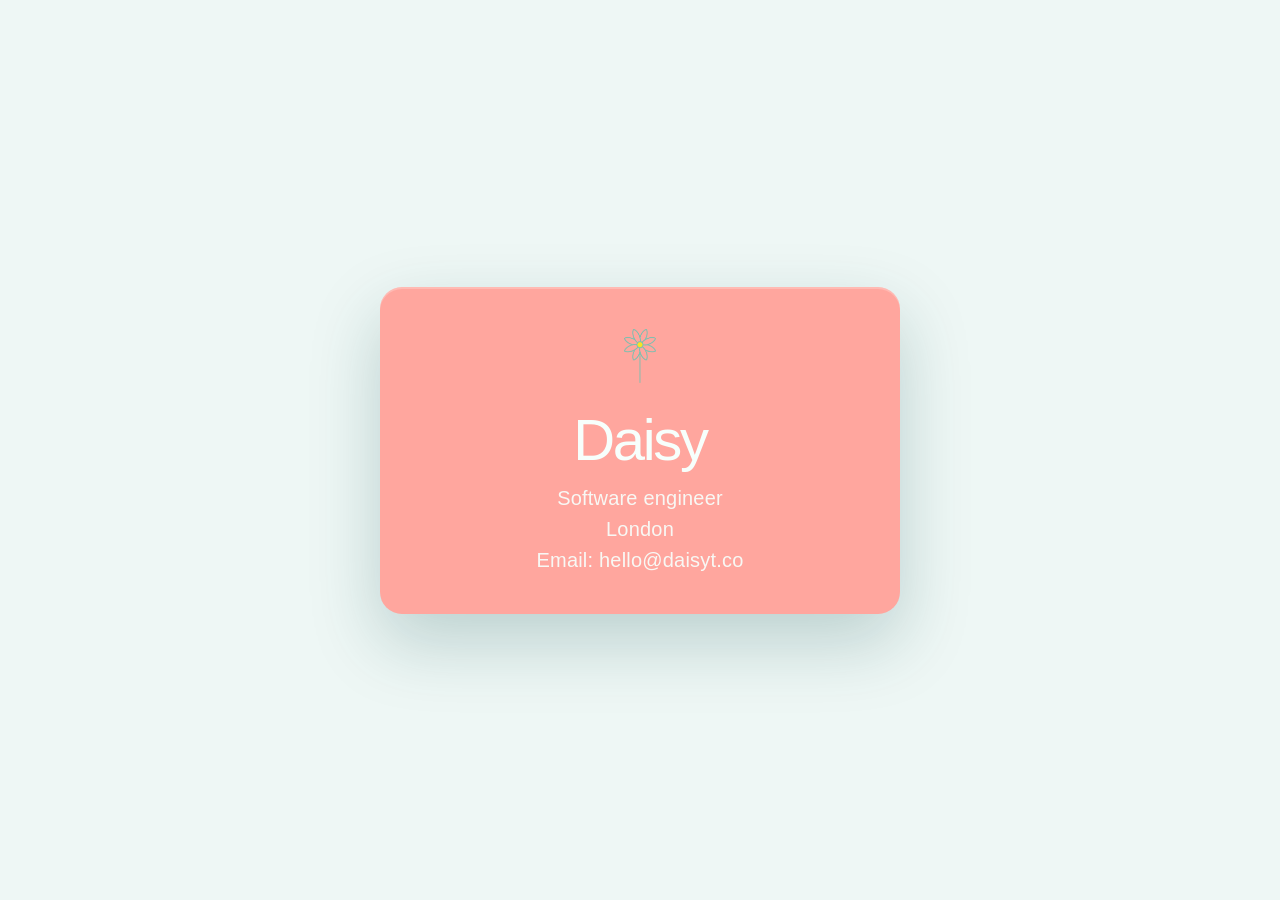
<file: index.html>
<!doctype html>
<html lang="en">
<head>
  <meta charset="utf-8" />
  <meta name="viewport" content="width=device-width, initial-scale=1" />
  <link rel="icon" href="images/flowerIcon2.png">
  <title>Daisy: web engineer</title>
  <style>
    * { box-sizing: border-box; margin: 0; padding: 0; }

    html,
    body {
      min-height: 100vh;
    }

    body {
      display: grid;
      place-items: center;
      padding: 24px;
      font-family: Helvetica, Arial, sans-serif;
      background: #eef7f5;
      color: #f7fffc;
    }

    .card {
      width: min(88vw, 520px);
      aspect-ratio: 1.72 / 1;
      background: #FFA69E;
      border-radius: 22px;
      box-shadow:
        0 28px 70px rgba(8, 75, 73, 0.22),
        0 2px 0 rgba(255, 255, 255, 0.22) inset;
      display: flex;
      flex-direction: column;
      align-items: center;
      justify-content: center;
      text-align: center;
      padding: 42px;
    }

    .flower {
      width: 54px;
      height: 54px;
      margin-bottom: 28px;
      opacity: 0.95;
      object-fit: contain;
      display: block;
    }

    h1 {
      font-size: clamp(38px, 7vw, 58px);
      font-weight: 100;
      letter-spacing: -0.04em;
      line-height: 1;
      margin-bottom: 18px;
    }

    .details {
      display: grid;
      gap: 8px;
      font-size: clamp(16px, 2.5vw, 20px);
      font-weight: 300;
      letter-spacing: 0.01em;
      color: rgba(247, 255, 252, 0.92);
    }

    a {
      color: inherit;
      text-decoration: none;
    }

    @media (max-width: 520px) {
      .card {
        padding: 30px;
        border-radius: 18px;
      }

      .flower {
        width: 46px;
        height: 46px;
        margin-bottom: 22px;
      }
    }
  </style>

</head>
<body>
  <main class="card" aria-label="Daisy business card">
    <img class="flower" src="./images/flowerIcon.png" alt="" aria-hidden="true" />

    <h1>Daisy</h1>

    <div class="details">
      <p>Software engineer</p>
      <p>London</p>
      <p>Email: <a href="mailto:hello@daisyt.co">hello@daisyt.co</a></p>
    </div>
  </main>
</body>
</html>
</file>
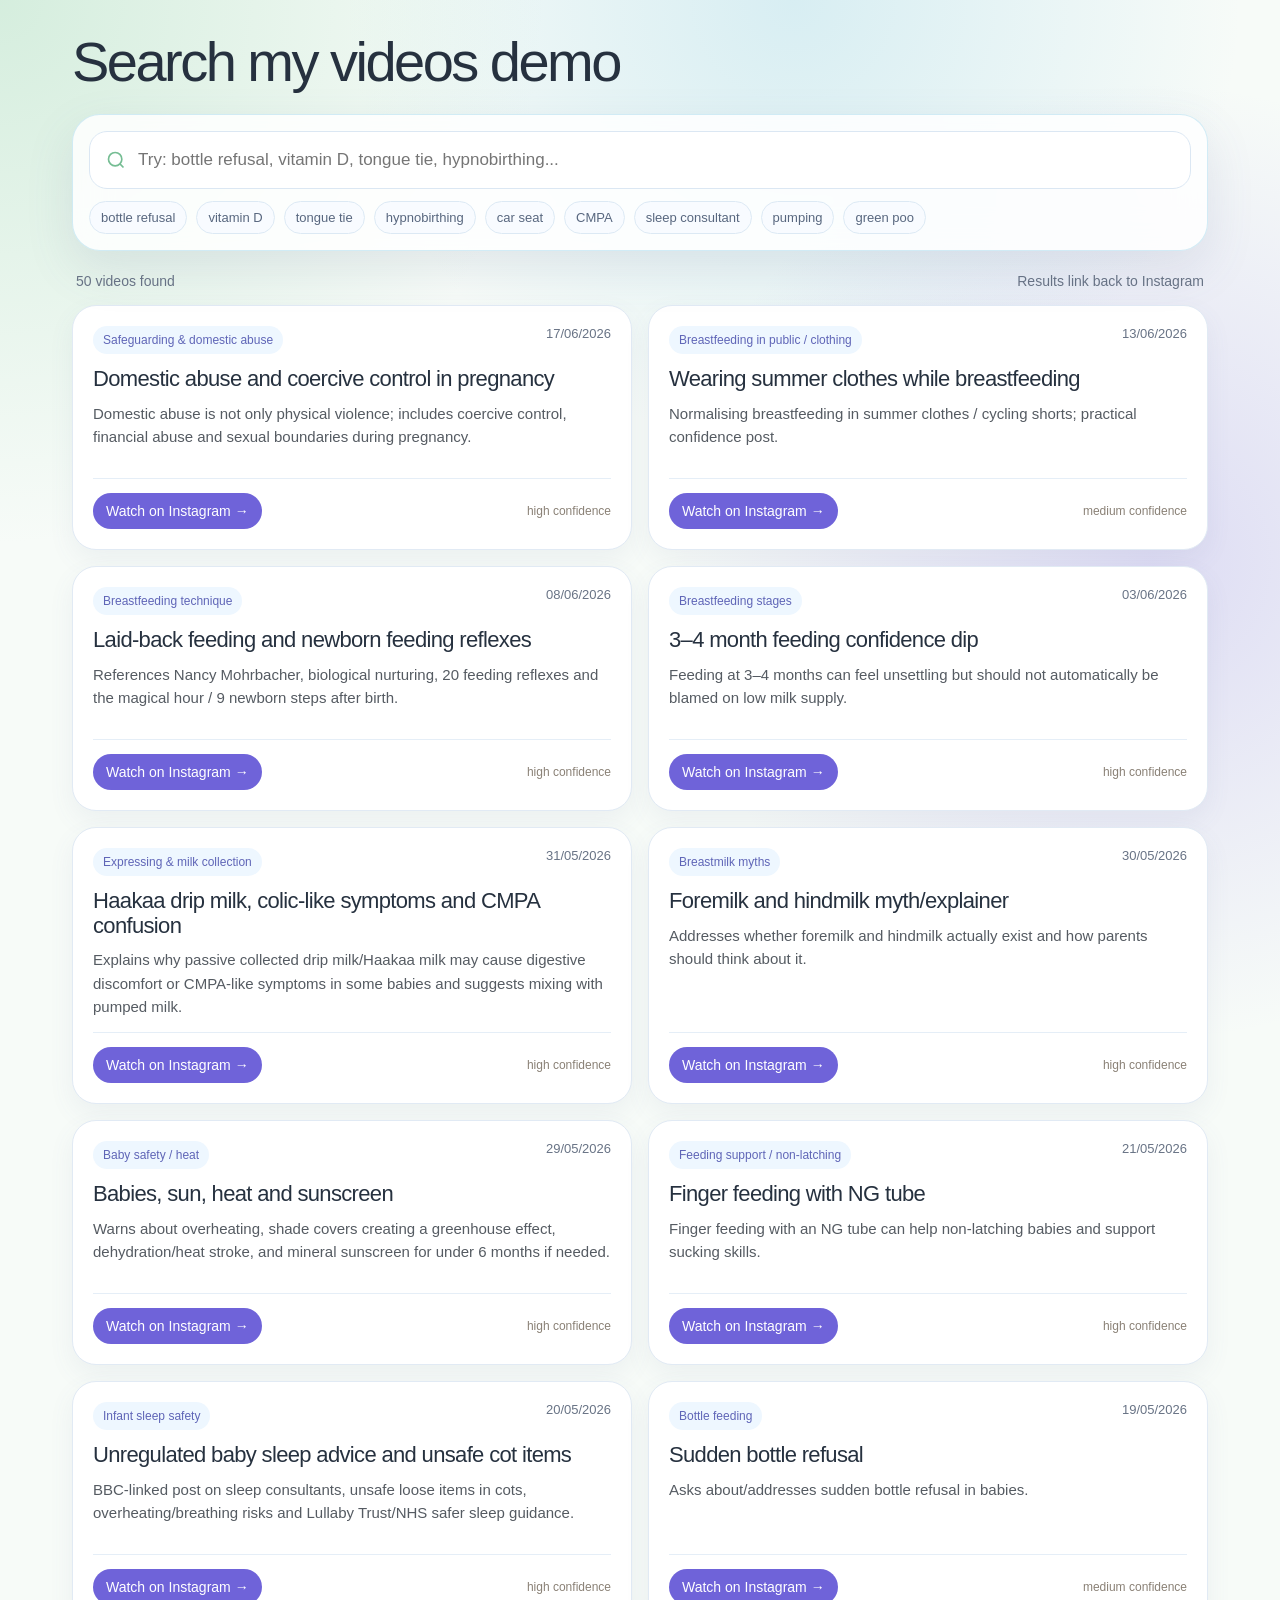
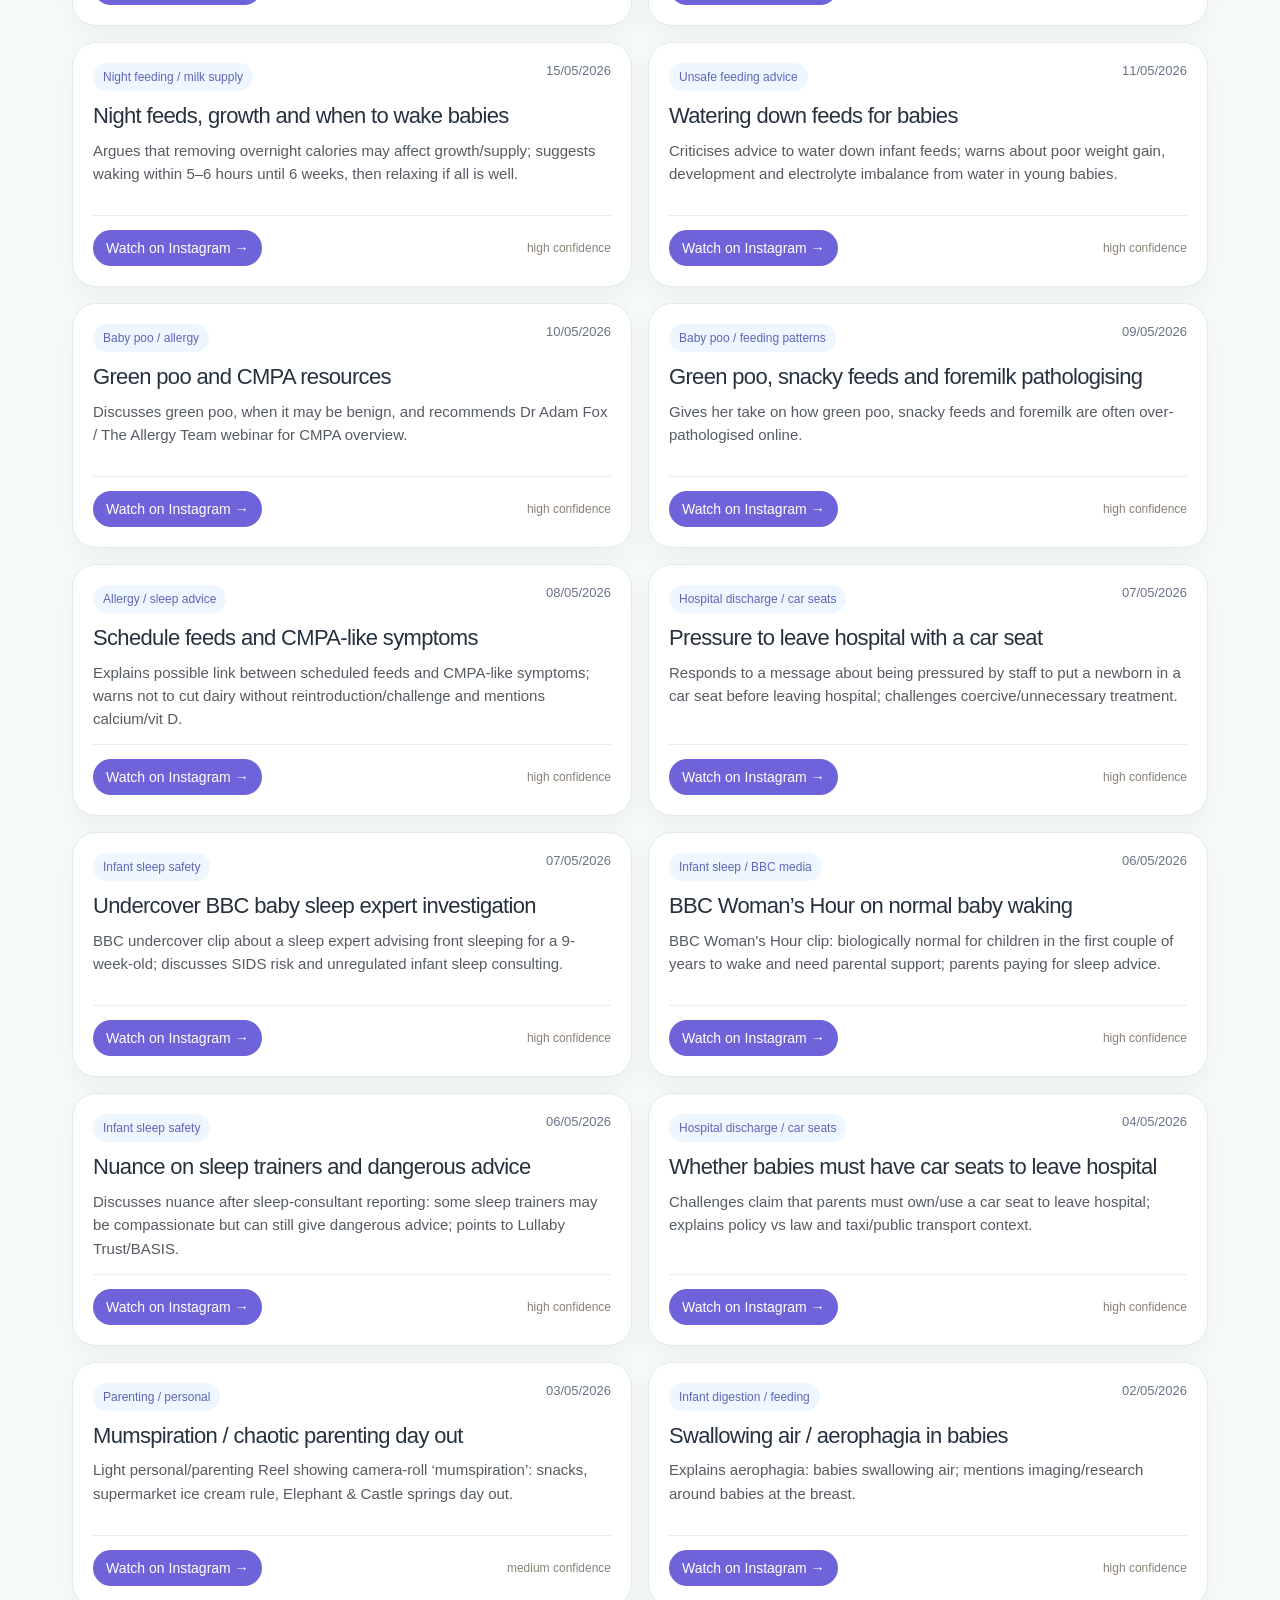
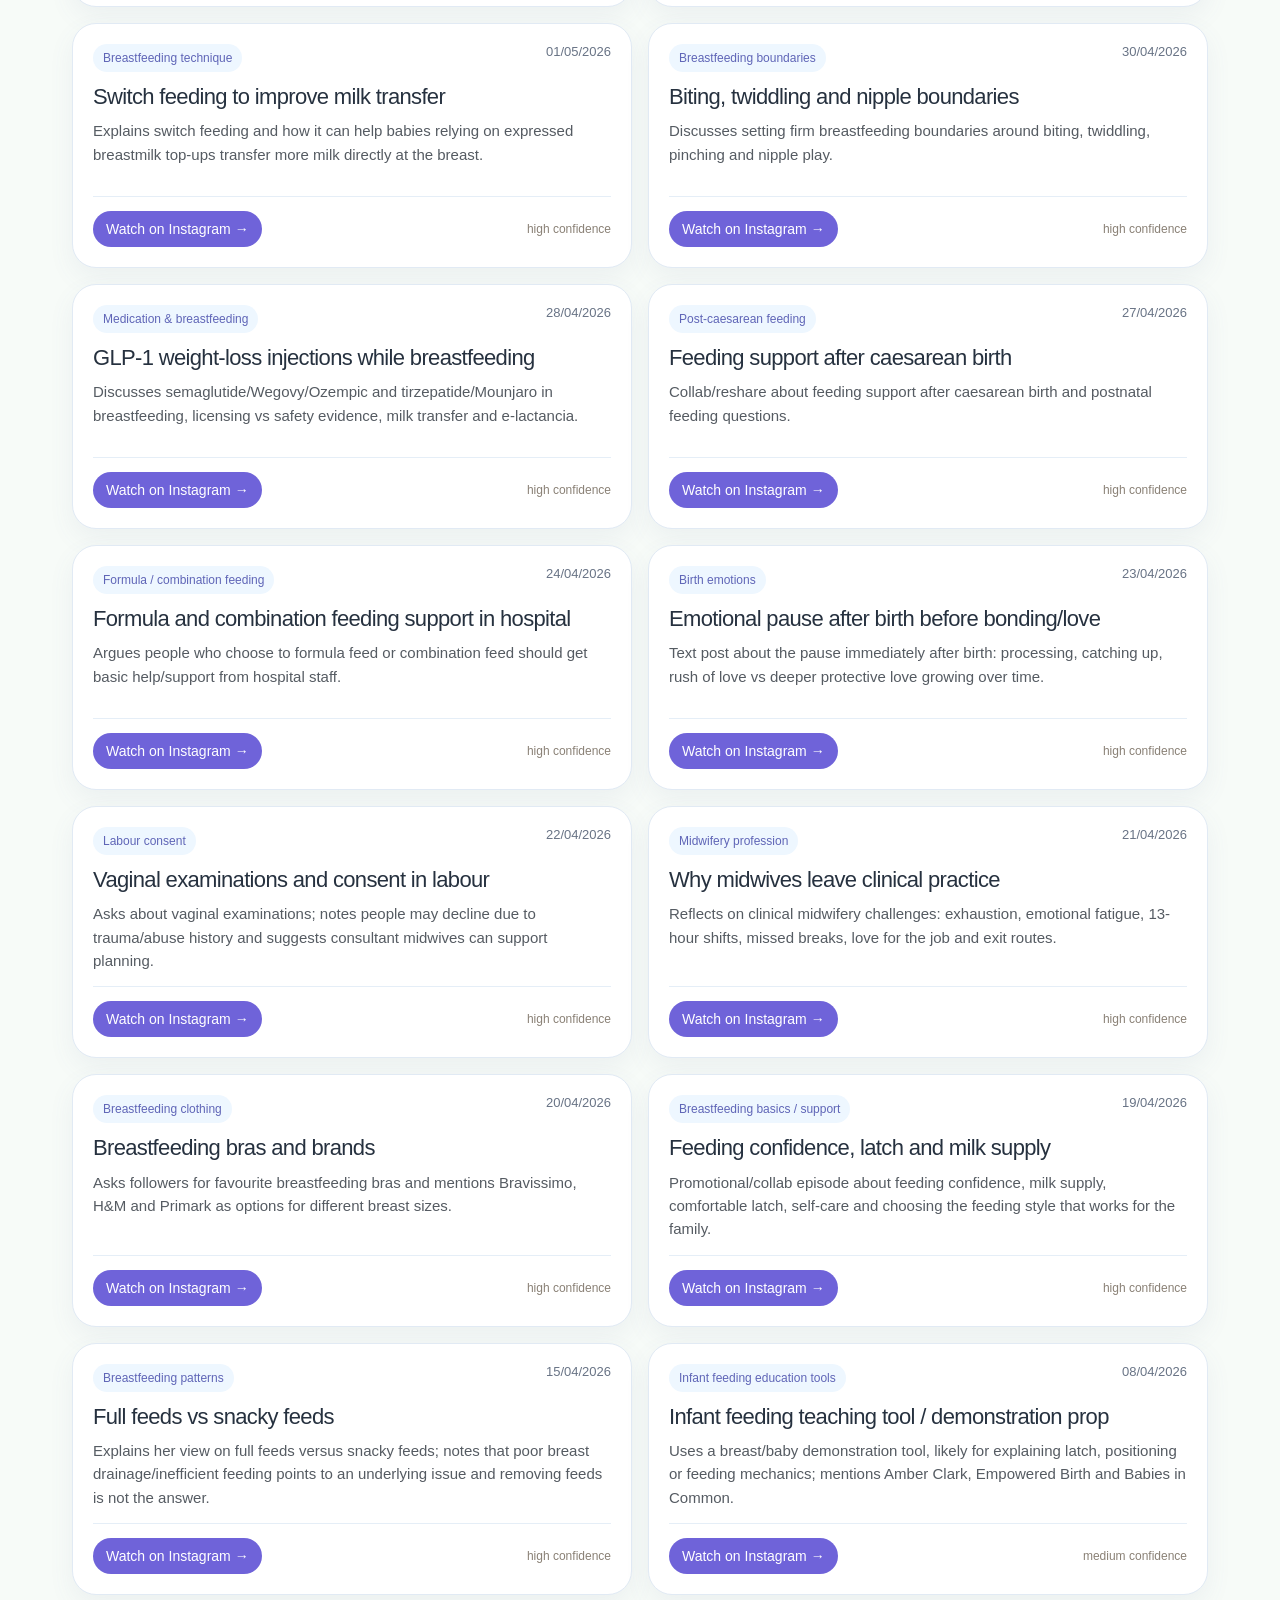
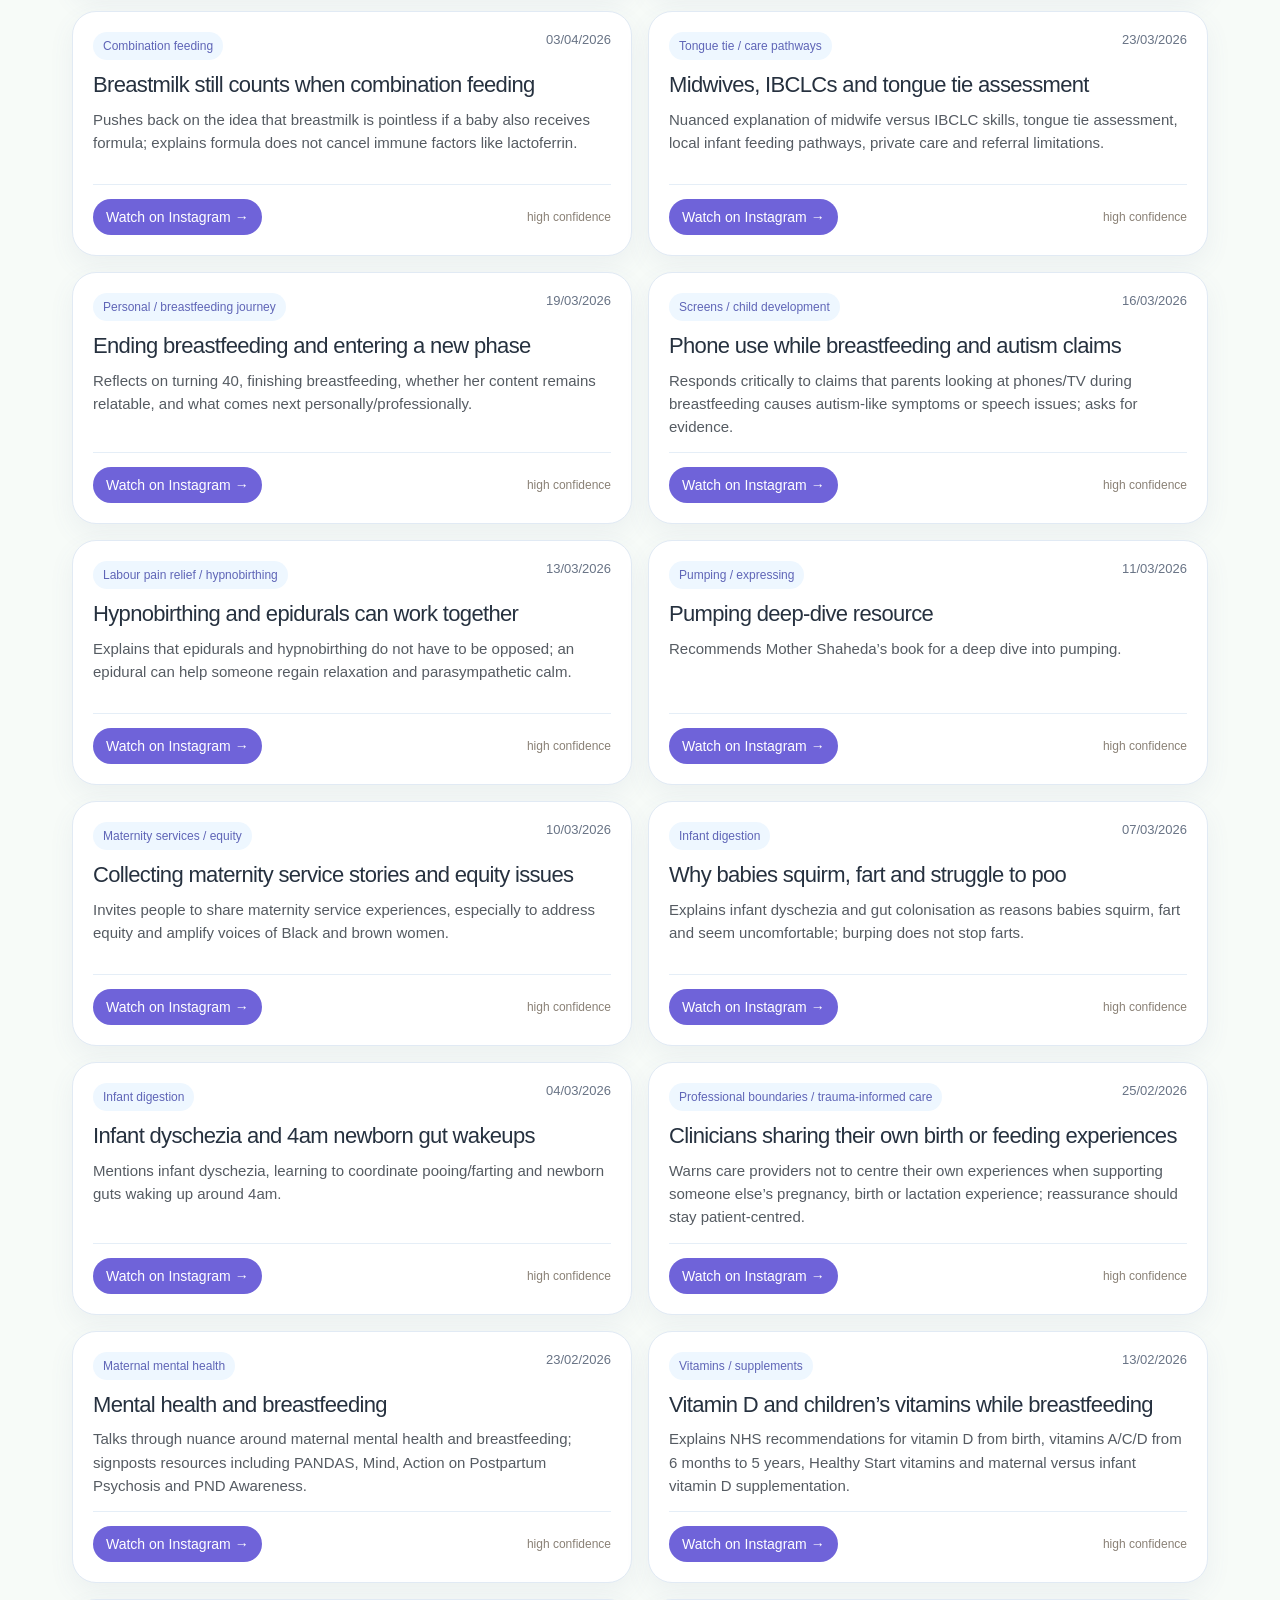
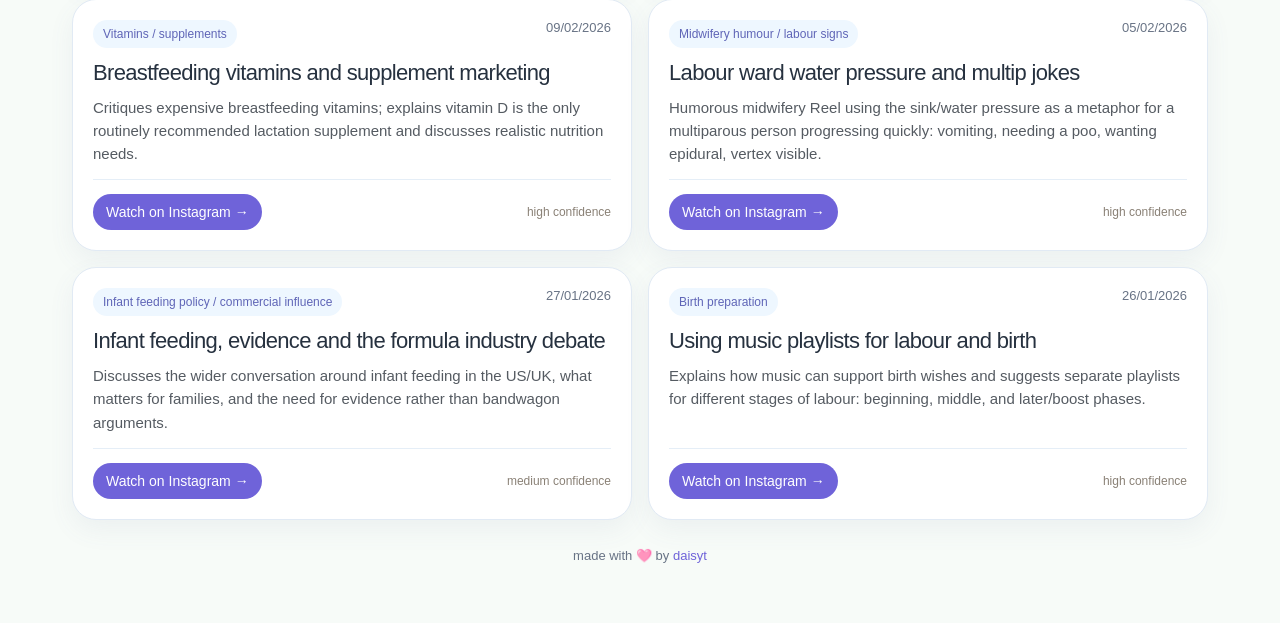
<file: olivia/index.html>
<!doctype html>
<html lang="en">
<head>
  <meta charset="utf-8" />
  <meta name="viewport" content="width=device-width, initial-scale=1" />
  <title>Search my videos</title>
  <style>
    * { box-sizing: border-box; }
    :root {
      --bg: #f7fbf8;
      --panel: rgba(255,255,255,.80);
      --card: #ffffff;
      --ink: #26313f;
      --muted: #687385;
      --soft: #dce9f4;
      --accent: #9ed8b3;
      --accent-2: #7ec8e3;
      --green: #9ed8b3;
      --shadow: 0 18px 48px rgba(91, 112, 148, .13);
      --radius: 24px;
    }
    body {
      margin: 0;
      font-family: "Helvetica Neue", Helvetica, Arial, ui-sans-serif, system-ui, -apple-system, BlinkMacSystemFont, "Segoe UI", sans-serif;
      font-weight: 300;
      color: var(--ink);
      background:
        radial-gradient(circle at top left, rgba(158,216,179,.38), transparent 34rem),
        radial-gradient(circle at 90% 8%, rgba(140,122,230,.24), transparent 30rem),
        radial-gradient(circle at 62% 0%, rgba(126,200,227,.26), transparent 28rem),
        var(--bg);
      min-height: 100vh;
    }
    a { color: inherit; }
    .wrap { max-width: 1180px; margin: 0 auto; padding: 34px 22px 60px; }
    header { display:flex; justify-content:space-between; align-items:center; gap:18px; margin-bottom:42px; }
    .brand { display:flex; align-items:center; gap:12px; font-weight:750; letter-spacing:-.02em; }
    .mark { width:38px; height:38px; border-radius:14px; background:linear-gradient(135deg,var(--green),var(--accent-2),#8c7ae6); color:white; display:grid; place-items:center; box-shadow:var(--shadow); font-weight:300; }
    .pill { border:1px solid rgba(126,200,227,.42); background:rgba(255,255,255,.64); color:var(--muted); padding:9px 13px; border-radius:999px; font-size:13px; }
    .hero { margin-bottom:24px; }
    h1 { font-family: "Helvetica Neue", Helvetica, Arial, ui-sans-serif, system-ui, sans-serif; font-size: clamp(34px, 5vw, 56px); font-weight: 200; line-height:1; letter-spacing:-.045em; margin:0; max-width:720px; }
    .searchPanel { position:sticky; top:14px; z-index:4; background:rgba(255,255,255,.84); border:1px solid rgba(126,200,227,.34); box-shadow:var(--shadow); backdrop-filter: blur(18px); border-radius:28px; padding:16px; margin-bottom:22px; }
    .searchRow { display:flex; gap:12px; align-items:center; }
    .searchBox { position:relative; flex:1; }
    .searchIcon { position:absolute; left:17px; top:50%; transform:translateY(-50%); color:#75bd93; pointer-events:none; }
    #q { display:block; width:100%; height:58px; border:1px solid #dbe7f3; border-radius:18px; background:white; padding:0 50px 0 48px; font-size:17px; line-height:58px; outline:none; color:var(--ink); transition:.18s ease; appearance:none; -webkit-appearance:none; }
    #q:focus { border-color:rgba(117,189,147,.72); box-shadow:0 0 0 4px rgba(158,216,179,.20); }
    .clearSearch { display:none; position:absolute; right:12px; top:50%; transform:translateY(-50%); width:34px; height:34px; border:0; border-radius:999px; background:#edf7f2; color:#4f9a6e; font-size:22px; line-height:1; cursor:pointer; font-weight:300; }
    .clearSearch.visible { display:grid; place-items:center; }
    .clearSearch:hover { background:#e7f7ef; color:#3f6f56; }
    .quick { display:flex; gap:9px; flex-wrap:wrap; margin-top:12px; }
    .chip { border:1px solid #dce9f4; background:#f8fbff; color:#58677f; border-radius:999px; padding:8px 11px; font-size:13px; cursor:pointer; transition:.15s ease; }
    .chip:hover, .chip.active { background:#edf7f2; border-color:#9ed8b3; color:#3f6f56; }
    .metaLine { display:flex; justify-content:space-between; align-items:center; gap:12px; color:var(--muted); font-size:14px; margin:16px 4px; }
    .grid { display:grid; grid-template-columns:repeat(2,minmax(0,1fr)); gap:16px; }
    .card { background:var(--card); border:1px solid #e1eaf4; border-radius:24px; padding:20px; box-shadow:0 10px 26px rgba(91,112,148,.075); transition:.18s ease; display:flex; flex-direction:column; min-height:245px; font-weight:300; }
    .card:hover { transform: translateY(-2px); box-shadow:0 18px 36px rgba(91,112,148,.14); }
    .cardTop { display:flex; justify-content:space-between; gap:12px; align-items:flex-start; margin-bottom:13px; }
    .category { background:#eef7ff; color:#5f65b7; border-radius:999px; padding:7px 10px; font-size:12px; font-weight:300; white-space:nowrap; max-width: 58%; overflow:hidden; text-overflow:ellipsis; }
    .date { color:var(--muted); font-size:13px; white-space:nowrap; }
    .card h2 { margin:0 0 10px; font-size:22px; line-height:1.12; letter-spacing:-.03em; font-weight:300; }
    .summary { margin:0 0 14px; color:#555b62; line-height:1.55; font-size:15px; }
    .summary { flex:1; }
    .actions { display:flex; align-items:center; justify-content:space-between; gap:12px; border-top:1px solid #e5eef7; padding-top:14px; }
    .watch { display:inline-flex; align-items:center; gap:8px; text-decoration:none; background:#6f63d9; color:white; border-radius:999px; padding:10px 13px; font-size:14px; font-weight:300; }
    .confidence { color:#8a8176; font-size:12px; }
    .empty { display:none; text-align:center; padding:70px 20px; background:rgba(255,255,255,.74); border:1px dashed #bed8ed; border-radius:28px; }
    .empty h3 { font-size:28px; margin:0 0 8px; letter-spacing:-.04em; }
    .empty p { color:var(--muted); margin:0; }
    mark { background:#dff5ea; border-radius:4px; padding:0 2px; }
    footer { color:var(--muted); font-size:13px; margin-top:28px; text-align:center; }
    footer a { color:#6f63d9; text-decoration:none; }
    footer a:hover { text-decoration:underline; }
    @media (max-width: 820px) {
      .hero { grid-template-columns:1fr; }
      header { align-items:flex-start; }
      .searchRow { flex-direction:column; }
      .searchBox { width:100%; }
      .grid { grid-template-columns:1fr; }
      .searchPanel { position:relative; top:auto; }
    }
    @media (max-width: 520px) {
      .wrap { padding:24px 14px 44px; }
      header { flex-direction:column; }
      .cardTop { flex-direction:column; }
      .category { max-width:100%; }
    }
  </style>
</head>
<body>
  <div class="wrap">
    <section class="hero">
      <h1>Search my videos demo</h1>
    </section>

    <section class="searchPanel">
      <div class="searchRow">
        <div class="searchBox">
          <svg class="searchIcon" width="20" height="20" viewBox="0 0 24 24" fill="none" stroke="currentColor" stroke-width="2"><circle cx="11" cy="11" r="8"></circle><path d="m21 21-4.3-4.3"></path></svg>
          <input id="q" type="text" placeholder="Try: bottle refusal, vitamin D, tongue tie, hypnobirthing..." autocomplete="off" />
          <button id="clearSearch" class="clearSearch" type="button" aria-label="Clear search">×</button>
        </div>
      </div>
      <div class="quick" id="quick"></div>
    </section>

    <div class="metaLine"><span id="count"></span><span>Results link back to Instagram</span></div>
    <main class="grid" id="results"></main>
    <section class="empty" id="empty"><h3>No matching videos found.</h3><p>This is intentional: the demo should not invent topics Olivia has not covered.</p></section>
    <footer>made with 🩷 by <a href="https://daisyt.co" target="_blank" rel="noreferrer">daisyt</a></footer>
  </div>
<script>
const DATA = [{"rank": "1", "date": "2026-06-17", "instagram_url": "https://www.instagram.com/reel/DZrXNk5NRS1/", "category": "Safeguarding & domestic abuse", "title": "Domestic abuse and coercive control in pregnancy", "summary": "Domestic abuse is not only physical violence; includes coercive control, financial abuse and sexual boundaries during pregnancy.", "search_tags": "domestic abuse; coercive control; financial abuse; pregnancy safety; sexual consent; refuge; women's aid", "evidence_source": "caption", "confidence": "high"}, {"rank": "2", "date": "2026-06-13", "instagram_url": "https://www.instagram.com/reel/DZh6YOZNnAI/", "category": "Breastfeeding in public / clothing", "title": "Wearing summer clothes while breastfeeding", "summary": "Normalising breastfeeding in summer clothes / cycling shorts; practical confidence post.", "search_tags": "breastfeeding in public; summer dress; breastfeeding clothes; confidence; nursing in public", "evidence_source": "caption", "confidence": "medium"}, {"rank": "3", "date": "2026-06-08", "instagram_url": "https://www.instagram.com/reel/DZUvmXJNbAH/", "category": "Breastfeeding technique", "title": "Laid-back feeding and newborn feeding reflexes", "summary": "References Nancy Mohrbacher, biological nurturing, 20 feeding reflexes and the magical hour / 9 newborn steps after birth.", "search_tags": "laid back feeding; biological nurturing; feeding reflexes; newborn latch; magical hour; first feed; Nancy Mohrbacher", "evidence_source": "caption", "confidence": "high"}, {"rank": "4", "date": "2026-06-03", "instagram_url": "https://www.instagram.com/reel/DZHeJtjtUe_/", "category": "Breastfeeding stages", "title": "3–4 month feeding confidence dip", "summary": "Feeding at 3–4 months can feel unsettling but should not automatically be blamed on low milk supply.", "search_tags": "3 month breastfeeding; 4 month breastfeeding; milk supply; feeding confidence; fussing at breast; breastfeeding crisis", "evidence_source": "caption", "confidence": "high"}, {"rank": "5", "date": "2026-05-31", "instagram_url": "https://www.instagram.com/reel/DZAJZV7tAEU/", "category": "Expressing & milk collection", "title": "Haakaa drip milk, colic-like symptoms and CMPA confusion", "summary": "Explains why passive collected drip milk/Haakaa milk may cause digestive discomfort or CMPA-like symptoms in some babies and suggests mixing with pumped milk.", "search_tags": "haakaa; drip milk; colic; bloody stools; CMPA symptoms; pumped milk; foremilk; milk collection", "evidence_source": "caption", "confidence": "high"}, {"rank": "6", "date": "2026-05-30", "instagram_url": "https://www.instagram.com/reel/DY9VuSmt52v/", "category": "Breastmilk myths", "title": "Foremilk and hindmilk myth/explainer", "summary": "Addresses whether foremilk and hindmilk actually exist and how parents should think about it.", "search_tags": "foremilk; hindmilk; green poo; milk composition; breastfeeding myth", "evidence_source": "caption", "confidence": "high"}, {"rank": "7", "date": "2026-05-29", "instagram_url": "https://www.instagram.com/reel/DY6mCA7NaUb/", "category": "Baby safety / heat", "title": "Babies, sun, heat and sunscreen", "summary": "Warns about overheating, shade covers creating a greenhouse effect, dehydration/heat stroke, and mineral sunscreen for under 6 months if needed.", "search_tags": "baby heat; sun safety; pram cover; overheating; dehydration; heat stroke; sunscreen; mineral sunscreen; under 6 months", "evidence_source": "caption", "confidence": "high"}, {"rank": "8", "date": "2026-05-21", "instagram_url": "https://www.instagram.com/reel/DYmmatJNwjZ/", "category": "Feeding support / non-latching", "title": "Finger feeding with NG tube", "summary": "Finger feeding with an NG tube can help non-latching babies and support sucking skills.", "search_tags": "finger feeding; NG tube; non latching baby; sucking skills; feeding support; breast refusal", "evidence_source": "caption", "confidence": "high"}, {"rank": "9", "date": "2026-05-20", "instagram_url": "https://www.instagram.com/reel/DYjjJi_NhfM/", "category": "Infant sleep safety", "title": "Unregulated baby sleep advice and unsafe cot items", "summary": "BBC-linked post on sleep consultants, unsafe loose items in cots, overheating/breathing risks and Lullaby Trust/NHS safer sleep guidance.", "search_tags": "sleep consultant; baby sleep expert; safer sleep; cot safety; muslins in cot; loose items; overheating; Lullaby Trust; NHS sleep", "evidence_source": "caption", "confidence": "high"}, {"rank": "10", "date": "2026-05-19", "instagram_url": "https://www.instagram.com/reel/DYhRJ-Bt_BZ/", "category": "Bottle feeding", "title": "Sudden bottle refusal", "summary": "Asks about/addresses sudden bottle refusal in babies.", "search_tags": "bottle refusal; sudden bottle refusal; baby won't take bottle; feeding refusal; expressed milk bottle", "evidence_source": "caption", "confidence": "medium"}, {"rank": "11", "date": "2026-05-15", "instagram_url": "https://www.instagram.com/reel/DYWpFp0tznH/", "category": "Night feeding / milk supply", "title": "Night feeds, growth and when to wake babies", "summary": "Argues that removing overnight calories may affect growth/supply; suggests waking within 5–6 hours until 6 weeks, then relaxing if all is well.", "search_tags": "night feeds; overnight feeding; 6 week baby; wake to feed; milk supply; baby growth; sleeping through", "evidence_source": "caption", "confidence": "high"}, {"rank": "12", "date": "2026-05-11", "instagram_url": "https://www.instagram.com/reel/DYL_qENtW4C/", "category": "Unsafe feeding advice", "title": "Watering down feeds for babies", "summary": "Criticises advice to water down infant feeds; warns about poor weight gain, development and electrolyte imbalance from water in young babies.", "search_tags": "watering down formula; diluted milk; baby water; electrolyte imbalance; unsafe baby advice; 8 week baby; night feeds", "evidence_source": "caption", "confidence": "high"}, {"rank": "13", "date": "2026-05-10", "instagram_url": "https://www.instagram.com/reel/DYJkEp-NQE3/", "category": "Baby poo / allergy", "title": "Green poo and CMPA resources", "summary": "Discusses green poo, when it may be benign, and recommends Dr Adam Fox / The Allergy Team webinar for CMPA overview.", "search_tags": "green poo; green poop; CMPA; cow's milk protein allergy; allergy; nappies; Dr Adam Fox", "evidence_source": "caption", "confidence": "high"}, {"rank": "14", "date": "2026-05-09", "instagram_url": "https://www.instagram.com/reel/DYHAfMtMM-w/", "category": "Baby poo / feeding patterns", "title": "Green poo, snacky feeds and foremilk pathologising", "summary": "Gives her take on how green poo, snacky feeds and foremilk are often over-pathologised online.", "search_tags": "green poo; snacky feeds; foremilk; breastfeeding anxiety; nappies; feeding pattern", "evidence_source": "caption", "confidence": "high"}, {"rank": "15", "date": "2026-05-08", "instagram_url": "https://www.instagram.com/reel/DYEi41oNXFB/", "category": "Allergy / sleep advice", "title": "Schedule feeds and CMPA-like symptoms", "summary": "Explains possible link between scheduled feeds and CMPA-like symptoms; warns not to cut dairy without reintroduction/challenge and mentions calcium/vit D.", "search_tags": "scheduled feeds; CMPA symptoms; dairy free; dairy reintroduction; calcium; vitamin D; blood in poo; lactose intolerance; sleep trainer", "evidence_source": "caption", "confidence": "high"}, {"rank": "16", "date": "2026-05-07", "instagram_url": "https://www.instagram.com/reel/DYCMPEjN50B/", "category": "Hospital discharge / car seats", "title": "Pressure to leave hospital with a car seat", "summary": "Responds to a message about being pressured by staff to put a newborn in a car seat before leaving hospital; challenges coercive/unnecessary treatment.", "search_tags": "hospital discharge; car seat; leaving hospital; newborn car seat; midwife pressure; birth trauma; postnatal ward", "evidence_source": "caption + OCR frame review", "confidence": "high"}, {"rank": "17", "date": "2026-05-07", "instagram_url": "https://www.instagram.com/reel/DYByxgCNAt-/", "category": "Infant sleep safety", "title": "Undercover BBC baby sleep expert investigation", "summary": "BBC undercover clip about a sleep expert advising front sleeping for a 9-week-old; discusses SIDS risk and unregulated infant sleep consulting.", "search_tags": "front sleeping; tummy sleeping; SIDS; sleep consultant; 9 week newborn; undercover investigation; BBC; Lullaby Trust; safer sleep", "evidence_source": "caption", "confidence": "high"}, {"rank": "18", "date": "2026-05-06", "instagram_url": "https://www.instagram.com/reel/DYADqc3tprV/", "category": "Infant sleep / BBC media", "title": "BBC Woman’s Hour on normal baby waking", "summary": "BBC Woman's Hour clip: biologically normal for children in the first couple of years to wake and need parental support; parents paying for sleep advice.", "search_tags": "biologically normal waking; baby sleep; night waking; parental support; BBC Woman's Hour; sleep consultants", "evidence_source": "OCR frame review", "confidence": "high"}, {"rank": "19", "date": "2026-05-06", "instagram_url": "https://www.instagram.com/reel/DX_M88PNMA4/", "category": "Infant sleep safety", "title": "Nuance on sleep trainers and dangerous advice", "summary": "Discusses nuance after sleep-consultant reporting: some sleep trainers may be compassionate but can still give dangerous advice; points to Lullaby Trust/BASIS.", "search_tags": "sleep trainers; dangerous advice; tummy sleeping; Lullaby Trust; BASIS baby sleep; infant sleep regulation; parental risk", "evidence_source": "caption", "confidence": "high"}, {"rank": "20", "date": "2026-05-04", "instagram_url": "https://www.instagram.com/reel/DX6el61t6LU/", "category": "Hospital discharge / car seats", "title": "Whether babies must have car seats to leave hospital", "summary": "Challenges claim that parents must own/use a car seat to leave hospital; explains policy vs law and taxi/public transport context.", "search_tags": "car seat hospital discharge; leaving maternity ward; taxi with baby; hospital policy; newborn travel; safeguarding", "evidence_source": "caption", "confidence": "high"}, {"rank": "21", "date": "2026-05-03", "instagram_url": "https://www.instagram.com/reel/DX4Oi7Ts-rH/", "category": "Parenting / personal", "title": "Mumspiration / chaotic parenting day out", "summary": "Light personal/parenting Reel showing camera-roll ‘mumspiration’: snacks, supermarket ice cream rule, Elephant & Castle springs day out.", "search_tags": "mumspiration; chaotic parenting; day out; snacks; Elephant and Castle; family outing; parenting reality", "evidence_source": "caption + OCR frame review", "confidence": "medium"}, {"rank": "22", "date": "2026-05-02", "instagram_url": "https://www.instagram.com/reel/DX1OsI0NlZ-/", "category": "Infant digestion / feeding", "title": "Swallowing air / aerophagia in babies", "summary": "Explains aerophagia: babies swallowing air; mentions imaging/research around babies at the breast.", "search_tags": "aerophagia; swallowing air; baby wind; trapped wind; gas; breastfeeding; latch; Donna Geddes", "evidence_source": "caption + OCR frame review", "confidence": "high"}, {"rank": "23", "date": "2026-05-01", "instagram_url": "https://www.instagram.com/reel/DXyjomrtBqC/", "category": "Breastfeeding technique", "title": "Switch feeding to improve milk transfer", "summary": "Explains switch feeding and how it can help babies relying on expressed breastmilk top-ups transfer more milk directly at the breast.", "search_tags": "switch feeding; milk transfer; breastmilk top ups; pumping; breastfeeding technique; low supply; breast compressions", "evidence_source": "caption", "confidence": "high"}, {"rank": "24", "date": "2026-04-30", "instagram_url": "https://www.instagram.com/reel/DXwk7XQNIKT/", "category": "Breastfeeding boundaries", "title": "Biting, twiddling and nipple boundaries", "summary": "Discusses setting firm breastfeeding boundaries around biting, twiddling, pinching and nipple play.", "search_tags": "biting while breastfeeding; twiddling; nipple pinching; breastfeeding boundaries; toddler breastfeeding; nursing manners", "evidence_source": "caption", "confidence": "high"}, {"rank": "25", "date": "2026-04-28", "instagram_url": "https://www.instagram.com/reel/DXq15BOjZ7T/", "category": "Medication & breastfeeding", "title": "GLP-1 weight-loss injections while breastfeeding", "summary": "Discusses semaglutide/Wegovy/Ozempic and tirzepatide/Mounjaro in breastfeeding, licensing vs safety evidence, milk transfer and e-lactancia.", "search_tags": "Ozempic breastfeeding; Wegovy breastfeeding; Mounjaro breastfeeding; semaglutide; tirzepatide; GLP-1; medication safety; e-lactancia", "evidence_source": "caption", "confidence": "high"}, {"rank": "26", "date": "2026-04-27", "instagram_url": "https://www.instagram.com/reel/DXokIhnjIj6/", "category": "Post-caesarean feeding", "title": "Feeding support after caesarean birth", "summary": "Collab/reshare about feeding support after caesarean birth and postnatal feeding questions.", "search_tags": "caesarean feeding; C-section breastfeeding; post caesarean support; infant feeding; postnatal feeding", "evidence_source": "caption", "confidence": "high"}, {"rank": "27", "date": "2026-04-24", "instagram_url": "https://www.instagram.com/reel/DXgeUxijTUK/", "category": "Formula / combination feeding", "title": "Formula and combination feeding support in hospital", "summary": "Argues people who choose to formula feed or combination feed should get basic help/support from hospital staff.", "search_tags": "formula feeding; combination feeding; hospital support; infant feeding team; midwife; feeding choice; bottle feeding", "evidence_source": "caption + OCR frame review", "confidence": "high"}, {"rank": "28", "date": "2026-04-23", "instagram_url": "https://www.instagram.com/reel/DXd9myujeZo/", "category": "Birth emotions", "title": "Emotional pause after birth before bonding/love", "summary": "Text post about the pause immediately after birth: processing, catching up, rush of love vs deeper protective love growing over time.", "search_tags": "birth emotions; bonding; love after birth; first meeting baby; post birth pause; maternal feelings; birth processing", "evidence_source": "OCR frame review", "confidence": "high"}, {"rank": "29", "date": "2026-04-22", "instagram_url": "https://www.instagram.com/reel/DXbUwyrDYAm/", "category": "Labour consent", "title": "Vaginal examinations and consent in labour", "summary": "Asks about vaginal examinations; notes people may decline due to trauma/abuse history and suggests consultant midwives can support planning.", "search_tags": "vaginal examinations; VE; labour consent; birth trauma; abuse history; decline cervical checks; consultant midwife", "evidence_source": "caption", "confidence": "high"}, {"rank": "30", "date": "2026-04-21", "instagram_url": "https://www.instagram.com/reel/DXYl1SwDZkv/", "category": "Midwifery profession", "title": "Why midwives leave clinical practice", "summary": "Reflects on clinical midwifery challenges: exhaustion, emotional fatigue, 13-hour shifts, missed breaks, love for the job and exit routes.", "search_tags": "midwife burnout; clinical midwifery; compassion fatigue; 13 hour shifts; NHS midwife; leaving midwifery; healthcare burnout", "evidence_source": "caption", "confidence": "high"}, {"rank": "31", "date": "2026-04-20", "instagram_url": "https://www.instagram.com/reel/DXWVL9lDY21/", "category": "Breastfeeding clothing", "title": "Breastfeeding bras and brands", "summary": "Asks followers for favourite breastfeeding bras and mentions Bravissimo, H&M and Primark as options for different breast sizes.", "search_tags": "breastfeeding bras; nursing bra; Bravissimo; H&M; Primark; bigger boobs; small boobs; breastfeeding clothes", "evidence_source": "caption", "confidence": "high"}, {"rank": "32", "date": "2026-04-19", "instagram_url": "https://www.instagram.com/reel/DXUndyrCJ-p/", "category": "Breastfeeding basics / support", "title": "Feeding confidence, latch and milk supply", "summary": "Promotional/collab episode about feeding confidence, milk supply, comfortable latch, self-care and choosing the feeding style that works for the family.", "search_tags": "feeding confidence; milk supply; latch; self care; feeding journey; breastfeeding support; judgement free feeding", "evidence_source": "caption", "confidence": "high"}, {"rank": "33", "date": "2026-04-15", "instagram_url": "https://www.instagram.com/reel/DXJT7MWDbI5/", "category": "Breastfeeding patterns", "title": "Full feeds vs snacky feeds", "summary": "Explains her view on full feeds versus snacky feeds; notes that poor breast drainage/inefficient feeding points to an underlying issue and removing feeds is not the answer.", "search_tags": "full feeds; snacky feeds; breast drainage; milk transfer; inefficient feeding; removing feeds; feeding frequency", "evidence_source": "caption", "confidence": "high"}, {"rank": "34", "date": "2026-04-08", "instagram_url": "https://www.instagram.com/reel/DW3UBfojZNz/", "category": "Infant feeding education tools", "title": "Infant feeding teaching tool / demonstration prop", "summary": "Uses a breast/baby demonstration tool, likely for explaining latch, positioning or feeding mechanics; mentions Amber Clark, Empowered Birth and Babies in Common.", "search_tags": "feeding tool; latch demo; breastfeeding education; positioning; demonstration prop; infant feeding training; Amber Clark; Babies in Common", "evidence_source": "caption + frame review", "confidence": "medium"}, {"rank": "35", "date": "2026-04-03", "instagram_url": "https://www.instagram.com/reel/DWqgQ5djTFA/", "category": "Combination feeding", "title": "Breastmilk still counts when combination feeding", "summary": "Pushes back on the idea that breastmilk is pointless if a baby also receives formula; explains formula does not cancel immune factors like lactoferrin.", "search_tags": "combination feeding; combi feeding; formula and breastmilk; lactoferrin; immune factors; small amounts breastmilk; mixed feeding", "evidence_source": "caption", "confidence": "high"}, {"rank": "36", "date": "2026-03-23", "instagram_url": "https://www.instagram.com/reel/DWOjoK0jR-4/", "category": "Tongue tie / care pathways", "title": "Midwives, IBCLCs and tongue tie assessment", "summary": "Nuanced explanation of midwife versus IBCLC skills, tongue tie assessment, local infant feeding pathways, private care and referral limitations.", "search_tags": "tongue tie; IBCLC; midwife; infant feeding team; breastfeeding assessment; oral function; referral pathway; private lactation care", "evidence_source": "caption", "confidence": "high"}, {"rank": "37", "date": "2026-03-19", "instagram_url": "https://www.instagram.com/reel/DWEE8xPjU_L/", "category": "Personal / breastfeeding journey", "title": "Ending breastfeeding and entering a new phase", "summary": "Reflects on turning 40, finishing breastfeeding, whether her content remains relatable, and what comes next personally/professionally.", "search_tags": "ending breastfeeding; weaning; breastfeeding journey; turning 40; identity; relatable content; lactation consultant personal", "evidence_source": "caption", "confidence": "high"}, {"rank": "38", "date": "2026-03-16", "instagram_url": "https://www.instagram.com/reel/DV8XPUADcAt/", "category": "Screens / child development", "title": "Phone use while breastfeeding and autism claims", "summary": "Responds critically to claims that parents looking at phones/TV during breastfeeding causes autism-like symptoms or speech issues; asks for evidence.", "search_tags": "phones while breastfeeding; screen time; autism claims; still face effect; child development; Jonathan Haidt; evidence; breastfeeding and phone", "evidence_source": "caption + OCR frame review", "confidence": "high"}, {"rank": "39", "date": "2026-03-13", "instagram_url": "https://www.instagram.com/reel/DV0bP5dDWTx/", "category": "Labour pain relief / hypnobirthing", "title": "Hypnobirthing and epidurals can work together", "summary": "Explains that epidurals and hypnobirthing do not have to be opposed; an epidural can help someone regain relaxation and parasympathetic calm.", "search_tags": "hypnobirthing; epidural; labour pain relief; parasympathetic nervous system; calm birth; birth plan; spinal; anaesthetist", "evidence_source": "caption", "confidence": "high"}, {"rank": "40", "date": "2026-03-11", "instagram_url": "https://www.instagram.com/reel/DVvUTMUDchy/", "category": "Pumping / expressing", "title": "Pumping deep-dive resource", "summary": "Recommends Mother Shaheda’s book for a deep dive into pumping.", "search_tags": "pumping; expressing milk; breast pump; Mother Shaheda; pumping book; expressed breastmilk", "evidence_source": "caption", "confidence": "high"}, {"rank": "41", "date": "2026-03-10", "instagram_url": "https://www.instagram.com/reel/DVtj2Q2DfT-/", "category": "Maternity services / equity", "title": "Collecting maternity service stories and equity issues", "summary": "Invites people to share maternity service experiences, especially to address equity and amplify voices of Black and brown women.", "search_tags": "maternity services; birth stories; pregnancy experience; feeding experience; maternity equity; Black women; brown women; service improvement", "evidence_source": "caption", "confidence": "high"}, {"rank": "42", "date": "2026-03-07", "instagram_url": "https://www.instagram.com/reel/DVlOvEmDWtP/", "category": "Infant digestion", "title": "Why babies squirm, fart and struggle to poo", "summary": "Explains infant dyschezia and gut colonisation as reasons babies squirm, fart and seem uncomfortable; burping does not stop farts.", "search_tags": "infant dyschezia; baby farts; baby gas; squirming baby; burping; gut bacteria; baby poo; trapped wind", "evidence_source": "caption", "confidence": "high"}, {"rank": "43", "date": "2026-03-04", "instagram_url": "https://www.instagram.com/reel/DVdu1d1jWkm/", "category": "Infant digestion", "title": "Infant dyschezia and 4am newborn gut wakeups", "summary": "Mentions infant dyschezia, learning to coordinate pooing/farting and newborn guts waking up around 4am.", "search_tags": "infant dyschezia; newborn poo; baby farting; 4am baby; newborn gut; pooping coordination; squirming baby", "evidence_source": "caption", "confidence": "high"}, {"rank": "44", "date": "2026-02-25", "instagram_url": "https://www.instagram.com/reel/DVL6Pirgk-V/", "category": "Professional boundaries / trauma-informed care", "title": "Clinicians sharing their own birth or feeding experiences", "summary": "Warns care providers not to centre their own experiences when supporting someone else’s pregnancy, birth or lactation experience; reassurance should stay patient-centred.", "search_tags": "trauma informed care; professional boundaries; midwife personal experience; lactation support; patient centred care; birth experience; feeding experience", "evidence_source": "caption + OCR frame review", "confidence": "high"}, {"rank": "45", "date": "2026-02-23", "instagram_url": "https://www.instagram.com/reel/DVGWHauDbwI/", "category": "Maternal mental health", "title": "Mental health and breastfeeding", "summary": "Talks through nuance around maternal mental health and breastfeeding; signposts resources including PANDAS, Mind, Action on Postpartum Psychosis and PND Awareness.", "search_tags": "mental health breastfeeding; maternal mental health; postnatal depression; PND; postpartum psychosis; PANDAS; Mind; lactation and mental health", "evidence_source": "caption + OCR frame review", "confidence": "high"}, {"rank": "46", "date": "2026-02-13", "instagram_url": "https://www.instagram.com/reel/DUslVAHjWMb/", "category": "Vitamins / supplements", "title": "Vitamin D and children’s vitamins while breastfeeding", "summary": "Explains NHS recommendations for vitamin D from birth, vitamins A/C/D from 6 months to 5 years, Healthy Start vitamins and maternal versus infant vitamin D supplementation.", "search_tags": "vitamin D; baby vitamins; children vitamins; breastfeeding supplements; Healthy Start; vitamin A C D; 6 months to 5 years; KellyMom", "evidence_source": "caption", "confidence": "high"}, {"rank": "47", "date": "2026-02-09", "instagram_url": "https://www.instagram.com/reel/DUiGoYqDbXe/", "category": "Vitamins / supplements", "title": "Breastfeeding vitamins and supplement marketing", "summary": "Critiques expensive breastfeeding vitamins; explains vitamin D is the only routinely recommended lactation supplement and discusses realistic nutrition needs.", "search_tags": "breastfeeding vitamins; lactation supplements; vitamin D; milk production supplements; breastfeeding nutrition; expensive vitamins; 400IU; 6400IU", "evidence_source": "caption", "confidence": "high"}, {"rank": "48", "date": "2026-02-05", "instagram_url": "https://www.instagram.com/reel/DUYFACEDRex/", "category": "Midwifery humour / labour signs", "title": "Labour ward water pressure and multip jokes", "summary": "Humorous midwifery Reel using the sink/water pressure as a metaphor for a multiparous person progressing quickly: vomiting, needing a poo, wanting epidural, vertex visible.", "search_tags": "midwifery humour; multip; labour signs; vomiting in labour; needs a poo; epidural; vertex visible; fast labour", "evidence_source": "caption + OCR frame review", "confidence": "high"}, {"rank": "49", "date": "2026-01-27", "instagram_url": "https://www.instagram.com/reel/DUBAmmljQaj/", "category": "Infant feeding policy / commercial influence", "title": "Infant feeding, evidence and the formula industry debate", "summary": "Discusses the wider conversation around infant feeding in the US/UK, what matters for families, and the need for evidence rather than bandwagon arguments.", "search_tags": "infant feeding debate; formula industry; breastfeeding policy; evidence; US UK families; feeding support; commercial influence", "evidence_source": "caption + OCR frame review", "confidence": "medium"}, {"rank": "50", "date": "2026-01-26", "instagram_url": "https://www.instagram.com/reel/DT-dZigjesM/", "category": "Birth preparation", "title": "Using music playlists for labour and birth", "summary": "Explains how music can support birth wishes and suggests separate playlists for different stages of labour: beginning, middle, and later/boost phases.", "search_tags": "birth playlist; labour music; music for birth; hypnobirthing music; oxytocin; birth wishes; labour preparation; hospital speaker", "evidence_source": "caption + OCR frame review", "confidence": "high"}];
const $ = s => document.querySelector(s);
const results = $('#results');
const q = $('#q');
const count = $('#count');
const empty = $('#empty');
const quick = $('#quick');
const clearSearch = $('#clearSearch');
const quickTerms = ['bottle refusal','vitamin D','tongue tie','hypnobirthing','car seat','CMPA','sleep consultant','pumping','green poo'];
quickTerms.forEach(t => { const b=document.createElement('span'); b.className='chip'; b.textContent=t; b.onclick=()=>{ q.value=t; render(); }; quick.appendChild(b); });
function esc(s) { return (s||'').replace(/[&<>"']/g, m => ({'&':'&amp;','<':'&lt;','>':'&gt;','"':'&quot;',"'":'&#039;'}[m])); }
function terms(s) { return (s||'').toLowerCase().split(/[^a-z0-9]+/).filter(Boolean); }
function score(item, query) {
  if (!query) return 1;
  const qs = terms(query).filter(t => t.length > 1);
  const title = item.title.toLowerCase(), tags = item.search_tags.toLowerCase(), summary = item.summary.toLowerCase(), catg = item.category.toLowerCase();
  let s = 0;
  for (const t of qs) {
    if (title.includes(t)) s += 6;
    if (tags.includes(t)) s += 5;
    if (summary.includes(t)) s += 3;
    if (catg.includes(t)) s += 2;
  }
  if ((title+' '+tags+' '+summary+' '+catg).includes(query.toLowerCase())) s += 8;
  return s;
}
function escapeRegExp(s) {
  return s.replace(/[.*+?^${}()|[\]\\]/g, '\\$&');
}
function highlight(text, query) {
  let out = esc(text || '');
  const qs = [...new Set(terms(query).filter(t=>t.length>2))].slice(0,5);
  for (const t of qs) {
    out = out.replace(new RegExp('(' + escapeRegExp(t) + ')', 'ig'), '<mark>$1</mark>');
  }
  return out;
}
function formatDateUK(isoDate) {
  const [year, month, day] = (isoDate || '').split('-');
  return day && month && year ? `${day}/${month}/${year}` : esc(isoDate);
}
function card(d, query) {
  return `<article class="card">
    <div class="cardTop"><span class="category">${esc(d.category)}</span><span class="date">${formatDateUK(d.date)}</span></div>
    <h2>${highlight(d.title, query)}</h2>
    <p class="summary">${highlight(d.summary, query)}</p>
    <div class="actions"><a class="watch" href="${esc(d.instagram_url)}" target="_blank" rel="noreferrer">Watch on Instagram →</a><span class="confidence">${esc(d.confidence)} confidence</span></div>
  </article>`;
}
function render() {
  const query = q.value.trim();
  document.querySelectorAll('.chip').forEach(ch => ch.classList.toggle('active', ch.textContent === query));
  let arr = DATA.map(d => ({...d, _score: score(d, query)}))
    .filter(d => (!query || d._score > 0))
    .sort((a,b) => b._score - a._score || Number(a.rank) - Number(b.rank));
  results.innerHTML = arr.map(d => card(d, query)).join('');
  empty.style.display = arr.length ? 'none' : 'block';
  count.textContent = `${arr.length} video${arr.length===1?'':'s'} found${query ? ` for “${query}”` : ''}`;
  clearSearch.classList.toggle('visible', Boolean(query));
}
q.addEventListener('input', render);
clearSearch.onclick=()=>{ q.value=''; q.focus(); render(); };
render();
</script>
</body>
</html>
</file>
